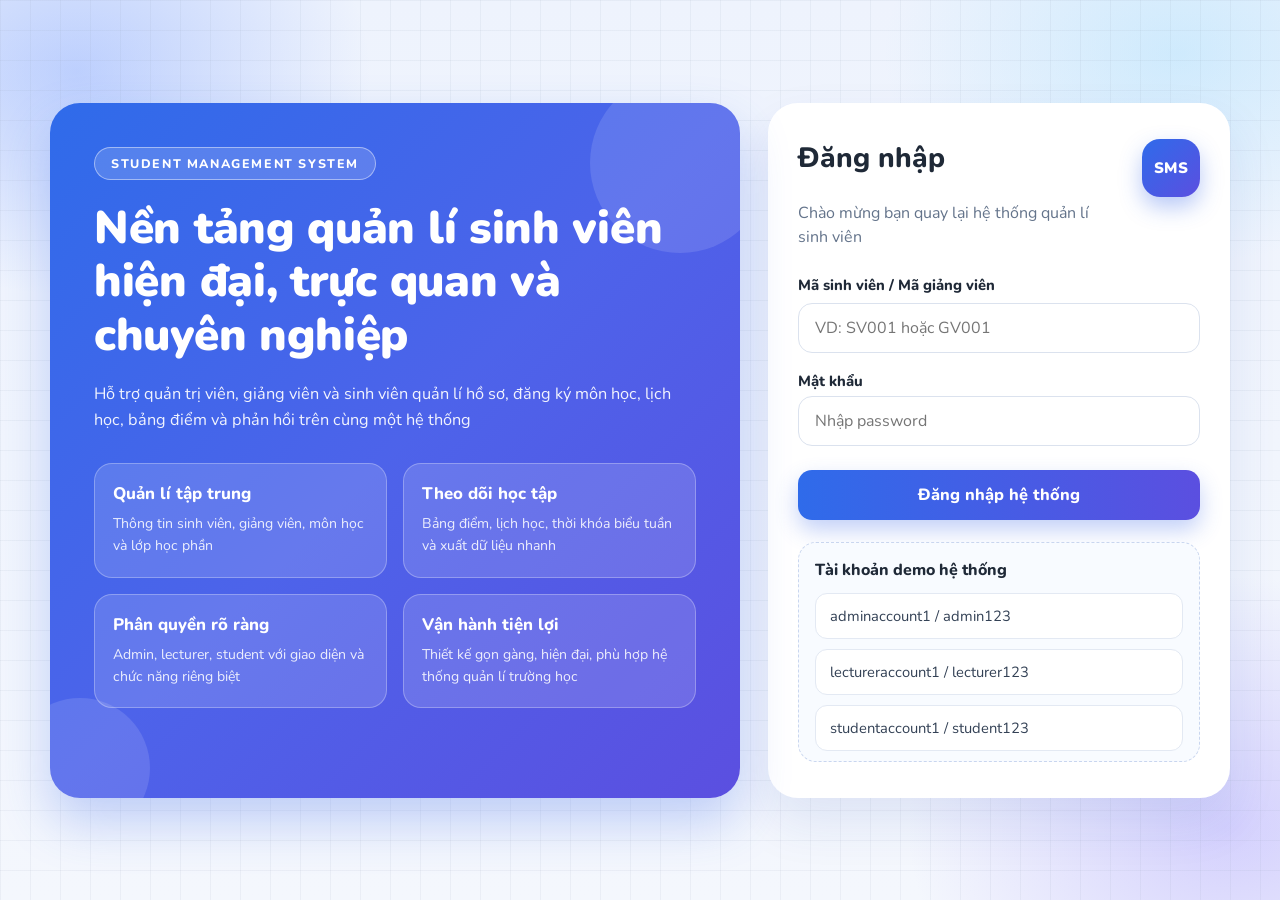
<file: app/index.html>
<!DOCTYPE html>
<html lang="vi">
<head>
    <meta charset="UTF-8">
    <meta name="viewport" content="width=device-width, initial-scale=1.0">
    <title>Đăng nhập - Hệ thống quản lý sinh viên</title>
    <!-- Font Awesome 6.5.1 CDN -->
    <link rel="stylesheet" href="https://cdnjs.cloudflare.com/ajax/libs/font-awesome/6.5.1/css/all.min.css">
    <script src="https://code.jquery.com/jquery-3.7.1.min.js"></script>

    <style>
        *, *::before, *::after {
            box-sizing: border-box;
            margin: 0;
            padding: 0;
            font-family: Arial, "Helvetica Neue", Helvetica, sans-serif !important;
        }

        body {
            min-height: 100vh;
            display: flex;
            align-items: center;
            justify-content: center;
            background: #eaf0f9;
            padding: 20px;
        }

        /* ---- Main Container ---- */
        .login-container {
            display: flex;
            max-width: 980px;
            width: 100%;
            border-radius: 20px;
            overflow: hidden;
            background: #ffffff;
            box-shadow: 0 10px 30px rgba(0, 0, 0, 0.08);
            border: 1px solid #dce5f0;
        }

        /* ---- Left Panel ---- */
        .login-left {
            flex: 1.15;
            background: linear-gradient(145deg, #3b5bfd 0%, #2563eb 100%);
            color: #ffffff;
            padding: 44px 38px;
            display: flex;
            flex-direction: column;
            justify-content: center;
            position: relative;
        }

        .badge-label {
            display: inline-block;
            background: rgba(255, 255, 255, 0.2);
            color: #ffffff;
            padding: 6px 14px;
            border-radius: 20px;
            font-size: 0.72rem;
            font-weight: 700;
            letter-spacing: 0.8px;
            text-transform: uppercase;
            margin-bottom: 20px;
            align-self: flex-start;
        }

        .login-left h1 {
            font-size: 1.95rem;
            font-weight: 700;
            line-height: 1.35;
            margin-bottom: 14px;
        }

        .login-left .desc {
            font-size: 0.86rem;
            color: rgba(255, 255, 255, 0.88);
            line-height: 1.6;
            margin-bottom: 28px;
        }

        .features-grid {
            display: grid;
            grid-template-columns: 1fr 1fr;
            gap: 12px;
        }

        .feature-card {
            background: rgba(255, 255, 255, 0.12);
            border: 1px solid rgba(255, 255, 255, 0.2);
            border-radius: 10px;
            padding: 14px;
        }

        .feature-card h4 {
            font-size: 0.88rem;
            font-weight: 700;
            margin-bottom: 4px;
        }

        .feature-card p {
            font-size: 0.75rem;
            color: rgba(255, 255, 255, 0.85);
            line-height: 1.4;
        }

        /* ---- Right Panel ---- */
        .login-right {
            flex: 0.95;
            background: #ffffff;
            padding: 40px 36px;
            display: flex;
            flex-direction: column;
            justify-content: center;
        }

        .login-header {
            display: flex;
            align-items: center;
            justify-content: space-between;
            margin-bottom: 6px;
        }

        .login-header h2 {
            font-size: 1.6rem;
            font-weight: 700;
            color: #1e293b;
        }

        .sms-icon {
            width: 42px;
            height: 42px;
            background: #3b5bfd;
            border-radius: 10px;
            display: flex;
            align-items: center;
            justify-content: center;
            color: #ffffff;
            font-weight: 700;
            font-size: 0.76rem;
            letter-spacing: 0.5px;
        }

        .login-subtitle {
            color: #64748b;
            font-size: 0.84rem;
            margin-bottom: 20px;
        }

        /* ---- Form ---- */
        .form-group {
            margin-bottom: 15px;
        }

        .form-group label {
            display: block;
            font-weight: 600;
            margin-bottom: 5px;
            color: #334155;
            font-size: 0.86rem;
        }

        .form-control {
            width: 100%;
            padding: 10px 14px;
            border: 1px solid #cbd5e1;
            border-radius: 8px;
            font-size: 0.88rem;
            color: #1e293b;
            outline: none;
            transition: all 0.15s;
            background: #ffffff;
        }

        .form-control:focus {
            border-color: #3b5bfd;
            box-shadow: 0 0 0 2px rgba(59, 91, 253, 0.15);
        }

        /* Nhãn và ô "Mã định danh" nằm ngoài .form-group */
        #loginForm > label {
            display: block;
            font-size: 0.84rem;
            font-weight: 600;
            color: #334155;
            margin-bottom: 5px;
        }

        #loginForm > .form-control {
            margin-bottom: 15px;
        }

        /* Nút trong modal quên mật khẩu */
        .btn {
            padding: 9px 16px;
            border: none;
            border-radius: 8px;
            font-size: 0.86rem;
            font-weight: 600;
            cursor: pointer;
            transition: all 0.15s;
        }

        .btn-primary {
            background: #3b5bfd;
            color: #ffffff;
        }

        .btn-primary:hover {
            background: #2563eb;
        }

        .btn:disabled {
            opacity: 0.6;
            cursor: not-allowed;
        }

        .btn-login {
            width: 100%;
            padding: 11px;
            background: #3b5bfd;
            color: #ffffff;
            border: none;
            border-radius: 8px;
            font-size: 0.92rem;
            font-weight: 600;
            cursor: pointer;
            transition: all 0.15s;
            margin-top: 4px;
        }

        .btn-login:hover {
            background: #2563eb;
        }

        /* ---- Demo Accounts (3 tài khoản test demo theo yêu cầu) ---- */
        .test-accounts {
            margin-top: 20px;
            border: 1px dashed #bfdbfe;
            background: #f8fbff;
            border-radius: 10px;
            padding: 12px 14px;
        }

        .test-accounts h5 {
            font-size: 0.82rem;
            font-weight: 700;
            color: #1e293b;
            margin-bottom: 8px;
        }

        .test-account-item {
            padding: 8px 12px;
            border: 1px solid #e2e8f0;
            background: #ffffff;
            border-radius: 6px;
            margin-bottom: 6px;
            cursor: pointer;
            font-size: 0.82rem;
            color: #334155;
            display: flex;
            align-items: center;
            justify-content: space-between;
            transition: all 0.15s;
        }

        .test-account-item:last-child {
            margin-bottom: 0;
        }

        .test-account-item:hover {
            border-color: #3b5bfd;
            color: #3b5bfd;
            background: #eff6ff;
        }

        /* ---- Error Message ---- */
        .login-error {
            background: #fff5f5;
            color: #dc2626;
            padding: 9px 12px;
            border-radius: 6px;
            font-size: 0.82rem;
            margin-bottom: 12px;
            display: none;
            border-left: 3px solid #dc2626;
        }

        .login-error.show {
            display: block;
        }

        /* Modal Quên mật khẩu */
        .modal-fp {
            display: none;
            position: fixed;
            top: 0; left: 0; right: 0; bottom: 0;
            background: rgba(15, 23, 42, 0.5);
            align-items: center;
            justify-content: center;
            z-index: 2000;
            padding: 20px;
        }

        .modal-fp.active {
            display: flex;
        }

        .modal-fp-card {
            background: #ffffff;
            border-radius: 12px;
            padding: 24px 26px;
            max-width: 450px;
            width: 100%;
            box-shadow: 0 10px 30px rgba(0, 0, 0, 0.15);
        }

        @media (max-width: 768px) {
            .login-container { flex-direction: column; max-width: 480px; }
            .login-left { padding: 32px 24px; }
            .login-right { padding: 32px 24px; }
            .features-grid { grid-template-columns: 1fr; }
        }
    </style>
    <!-- Giao diện theo mẫu (màu sắc, bố cục); nạp sau để ghi đè phần trình bày -->
    <link rel="stylesheet" href="css/login-theme.css?v=20261026b">
</head>
<body>
    <div class="login-container">
        <!-- Left Panel -->
        <div class="login-left">
            <span class="badge-label">Student Management System</span>
            <h1>Nền tảng quản lí sinh viên hiện đại, trực quan và chuyên nghiệp</h1>
            <p class="desc">Hỗ trợ quản trị viên, giảng viên và sinh viên quản lí hồ sơ, đăng ký môn học, lịch học, bảng điểm và phản hồi trên cùng một hệ thống</p>
            <div class="features-grid">
                <div class="feature-card">
                    <h4>Quản lí tập trung</h4>
                    <p>Thông tin sinh viên, giảng viên, môn học và lớp học phần</p>
                </div>
                <div class="feature-card">
                    <h4>Theo dõi học tập</h4>
                    <p>Bảng điểm, lịch học, thời khóa biểu tuần và xuất dữ liệu nhanh</p>
                </div>
                <div class="feature-card">
                    <h4>Phân quyền rõ ràng</h4>
                    <p>Admin, lecturer, student với giao diện và chức năng riêng biệt</p>
                </div>
                <div class="feature-card">
                    <h4>Vận hành tiện lợi</h4>
                    <p>Thiết kế gọn gàng, hiện đại, phù hợp hệ thống quản lí trường học</p>
                </div>
            </div>
        </div>

        <!-- Right Panel -->
        <div class="login-right">
            <div class="login-header">
                <h2>Đăng nhập</h2>
                <div class="sms-icon">SMS</div>
            </div>
            <p class="login-subtitle">Chào mừng bạn quay lại hệ thống quản lí sinh viên</p>

            <div class="login-error" id="loginError">
                <span id="loginErrorText">Mã sinh viên / mã giảng viên hoặc mật khẩu không chính xác</span>
            </div>

            <form id="loginForm" autocomplete="off" novalidate>
                <label for="username">Mã sinh viên / Mã giảng viên</label>
                <input
                    type="text"
                    class="form-control"
                    id="username"
                    placeholder="VD: SV001 hoặc GV001"
                    autocomplete="username"
                >
                <div class="form-group">
                    <div style="display:flex; justify-content:space-between; align-items:center; margin-bottom:5px;">
                        <label for="password" style="margin-bottom:0;">Mật khẩu</label>
                    </div>
                    <input type="password" class="form-control" id="password" placeholder="Nhập password">
                </div>
                <button type="submit" class="btn-login">
                    Đăng nhập hệ thống
                </button>
            </form>

            <!-- 3 Tài khoản demo hệ thống theo yêu cầu người dùng -->
            <div class="test-accounts">
                <h5>Tài khoản demo hệ thống</h5>
                <div class="test-account-item" data-user="adminaccount1" data-pass="admin123">
                    <span>adminaccount1 / admin123</span>
                </div>
                <div class="test-account-item" data-user="lectureraccount1" data-pass="lecturer123">
                    <span>lectureraccount1 / lecturer123</span>
                </div>
                <div class="test-account-item" data-user="studentaccount1" data-pass="student123">
                    <span>studentaccount1 / student123</span>
                </div>
            </div>
        </div>
    </div>

    <script>
    $(function () {
        const LOGIN_API = '/api/taikhoan/dang-nhap';
        const FORGOT_PASSWORD_API = '/api/taikhoan/quen-mat-khau';

        const $loginForm = $('#loginForm');
        const $username = $('#username');
        const $password = $('#password');
        const $loginError = $('#loginError');
        const $loginErrorText = $('#loginErrorText');
        const $loginButton = $loginForm.find('[type="submit"]');

        const $fpModal = $('#forgotPassModal');
        const $fpAlert = $('#fpAlert');
        const $fpSubmit = $('#btnSubmitForgotPass');

        // Đọc dữ liệu từ API theo cấu trúc:
        // { success: true, data: {...} }
        // hoặc dữ liệu trực tiếp nếu backend chưa bọc trong data.
        function getPayload(response) {
            return response && response.data
                ? response.data
                : response;
        }

        function getErrorMessage(xhr, fallback) {
            const body = xhr.responseJSON;

            if (body && body.message) {
                return body.message;
            }

            if (body && body.data && body.data.message) {
                return body.data.message;
            }

            return fallback;
        }

        function showLoginError(message) {
            $loginErrorText.text(message);
            $loginError.addClass('show');
        }

        function clearLoginError() {
            $loginError.removeClass('show');
        }

        function showPasswordAlert(message, isError) {
            $fpAlert
                .text(message)
                .css({
                    display: 'block',
                    background: isError ? '#fee2e2' : '#ecfdf5',
                    color: isError ? '#dc2626' : '#16a34a'
                });
        }

        function clearPasswordAlert() {
            $fpAlert.hide().text('');
        }

        // Nếu đã có phiên đăng nhập, chuyển đến dashboard.
        // Token được lưu trong sessionStorage thay vì chỉ lưu thông tin user.
        const hasSession = [sessionStorage, localStorage].some(function (s) {
            return s.getItem('sms_access_token') && s.getItem('sms_current_user');
        });
        if (hasSession) {
            window.location.replace('dashboard.html');
            return;
        }

        // Nhấn tài khoản demo để điền thông tin.
        // Không tự gửi yêu cầu đăng nhập, tránh gửi nhầm khi dữ liệu demo chưa có trong DB.
        $('.test-account-item').on('click', function () {
            $username.val($(this).data('user'));
            $password.val($(this).data('pass'));

            clearLoginError();
        });

        // Đăng nhập qua PHP API.
        $loginForm.on('submit', function (e) {
            e.preventDefault();

            const maDinhDanh = $username.val().trim();
            const password = $password.val();

            // Kiểm tra dữ liệu do backend thực hiện, frontend hiển thị thông báo trả về
            clearLoginError();

            $loginButton.prop('disabled', true).text('Đang đăng nhập...');

            $.ajax({
                url: LOGIN_API,
                method: 'POST',
                contentType: 'application/json; charset=utf-8',
                dataType: 'json',
                data: JSON.stringify({
                    ma_dinh_danh: maDinhDanh,
                    password: password
                })
            })
            .done(function (response) {
                if (response.success === false) {
                    showLoginError(
                        response.message || 'Đăng nhập không thành công.'
                    );
                    return;
                }

                const data = getPayload(response);

                if (!data || !data.access_token || !data.user) {
                    showLoginError(
                        'Dữ liệu trả về từ máy chủ không đúng định dạng.'
                    );
                    return;
                }

                // Lưu token và thông tin người dùng (đồng bộ cả sessionStorage và localStorage).
                sessionStorage.setItem(
                    'sms_access_token',
                    data.access_token
                );
                sessionStorage.setItem(
                    'sms_current_user',
                    JSON.stringify(data.user)
                );
                localStorage.setItem(
                    'sms_access_token',
                    data.access_token
                );
                localStorage.setItem(
                    'sms_current_user',
                    JSON.stringify(data.user)
                );

                // Có thể thay đường dẫn theo dashboard từng vai trò.
                const rolePages = {
                    admin: 'dashboard.html',
                    lecturer: 'dashboard.html',
                    giang_vien: 'dashboard.html',
                    student: 'dashboard.html',
                    sinh_vien: 'dashboard.html'
                };

                const role = String(data.user.vai_tro || '').toLowerCase();
                const destination = rolePages[role];

                if (!destination) {
                    [sessionStorage, localStorage].forEach(function (s) {
                        s.removeItem('sms_access_token');
                        s.removeItem('sms_current_user');
                    });

                    showLoginError(
                        'Vai trò tài khoản không hợp lệ hoặc chưa được hỗ trợ.'
                    );
                    return;
                }

                window.location.href = destination;
            })
            .fail(function (xhr) {
                showLoginError(
                    getErrorMessage(
                        xhr,
                        'Không thể kết nối máy chủ PHP. Vui lòng kiểm tra backend.'
                    )
                );
            })
            .always(function () {
                $loginButton
                    .prop('disabled', false)
                    .text('Đăng nhập hệ thống');
            });
        });

        // Mở modal đổi mật khẩu.
        $('#btnOpenForgotPass').on('click', function () {
            clearPasswordAlert();

            $('#fpUsername').val($username.val().trim());
            $('#fpEmail, #fpNewPassword, #fpConfirmPassword').val('');

            $fpModal.addClass('active');
        });

        // Đóng modal.
        $('#btnCloseForgotPass').on('click', function () {
            $fpModal.removeClass('active');
            clearPasswordAlert();
        });

        // Đóng modal khi nhấn ra ngoài khung.
        $fpModal.on('click', function (e) {
            if (e.target === this) {
                $fpModal.removeClass('active');
            }
        });

        // Gửi yêu cầu quên mật khẩu đến PHP (backend xác minh và kiểm tra mật khẩu mới).
        $('#btnSubmitForgotPass').on('click', function () {
            const maDinhDanh = $('#fpUsername').val().trim();
            const email = $('#fpEmail').val().trim();
            const newPassword = $('#fpNewPassword').val();
            const confirmPassword = $('#fpConfirmPassword').val();

            clearPasswordAlert();
            $fpSubmit.prop('disabled', true).text('Đang cập nhật...');

            $.ajax({
                url: FORGOT_PASSWORD_API,
                method: 'POST',
                contentType: 'application/json; charset=utf-8',
                dataType: 'json',
                data: JSON.stringify({
                    ma_dinh_danh: maDinhDanh,
                    email: email,
                    new_password: newPassword,
                    confirm_password: confirmPassword
                })
            })
            .done(function (response) {
                if (response.success === false) {
                    showPasswordAlert(
                        response.message || 'Không thể đặt lại mật khẩu.',
                        true
                    );
                    return;
                }

                showPasswordAlert(response.message || 'Đặt lại mật khẩu thành công.', false);

                // Điền thông tin vào form đăng nhập.
                $username.val(maDinhDanh);
                $password.val('');
                clearLoginError();

                // Xóa mật khẩu cũ và mới khỏi modal sau khi thành công.
                $('#fpEmail, #fpNewPassword, #fpConfirmPassword').val('');

                // Không tự đăng nhập hoặc giả định mật khẩu mới đã được lưu
                // cho đến khi API xác nhận thành công.
                setTimeout(function () {
                    $fpModal.removeClass('active');
                    clearPasswordAlert();
                }, 1200);
            })
            .fail(function (xhr) {
                showPasswordAlert(
                    getErrorMessage(xhr, 'Không thể kết nối máy chủ PHP.'),
                    true
                );
            })
            .always(function () {
                $fpSubmit
                    .prop('disabled', false)
                    .text('Cập nhật mật khẩu');
            });
        });
    });
    </script>
</body>
</html>
</file>
<file: app/css/login-theme.css>
/* ================================================================
   LOGIN-THEME.CSS - Giao diện trang đăng nhập theo mẫu
   Hai thẻ tách rời, gradient xanh → tím, nền có đốm màu mờ và lưới.
   Chỉ đổi phần trình bày; nội dung và chức năng giữ nguyên.
   ================================================================ */

@import url('https://fonts.googleapis.com/css2?family=Nunito:wght@400;500;600;700;800;900&display=swap&subset=vietnamese');

*, *::before, *::after {
    font-family: 'Nunito', Arial, "Helvetica Neue", Helvetica, sans-serif !important;
}
.fa, .fas, .far, .fa-solid, .fa-regular,
.fa::before, .fas::before, .far::before, .fa-solid::before, .fa-regular::before {
    font-family: "Font Awesome 6 Free" !important;
}

body {
    position: relative;
    overflow-x: hidden;
    background:
        radial-gradient(420px 320px at 6% 8%, rgba(96, 140, 255, 0.35), transparent 70%),
        radial-gradient(460px 360px at 96% 92%, rgba(139, 120, 255, 0.30), transparent 70%),
        radial-gradient(420px 300px at 92% 6%, rgba(125, 211, 252, 0.28), transparent 70%),
        linear-gradient(180deg, #eef3fd 0%, #f4f7fd 100%);
    padding: 40px 24px;
}
/* lưới mờ phía sau */
body::before {
    content: "";
    position: fixed;
    inset: 0;
    background-image:
        linear-gradient(rgba(148, 163, 184, 0.10) 1px, transparent 1px),
        linear-gradient(90deg, rgba(148, 163, 184, 0.10) 1px, transparent 1px);
    background-size: 30px 30px;
    pointer-events: none;
    z-index: 0;
}

/* ---- Hai thẻ tách rời ---- */
.login-container {
    position: relative;
    z-index: 1;
    max-width: 1180px;
    gap: 28px;
    background: transparent;
    border: none;
    box-shadow: none;
    border-radius: 0;
    overflow: visible;
    align-items: stretch;
}

.login-left {
    flex: 1.5;
    border-radius: 30px;
    background: linear-gradient(135deg, #2f6bea 0%, #4d63ea 50%, #5b4fe0 100%);
    padding: 44px 44px;
    overflow: hidden;
    box-shadow: 0 24px 50px rgba(53, 99, 233, 0.28);
    justify-content: flex-start;
}
/* hai hình tròn trang trí */
.login-left::before,
.login-left::after {
    content: "";
    position: absolute;
    border-radius: 50%;
    background: rgba(255, 255, 255, 0.12);
    pointer-events: none;
}
.login-left::before { width: 180px; height: 180px; top: -30px; right: -30px; }
.login-left::after { width: 140px; height: 140px; bottom: -40px; left: -40px; }
.login-left > * { position: relative; z-index: 1; }

.badge-label {
    background: rgba(255, 255, 255, 0.16);
    border: 1px solid rgba(255, 255, 255, 0.45);
    padding: 7px 16px;
    font-size: 0.78rem;
    font-weight: 800;
    letter-spacing: 1.6px;
    margin-bottom: 22px;
}
.login-left h1 { font-size: 2.85rem; font-weight: 900; line-height: 1.18; margin-bottom: 18px; letter-spacing: -0.3px; }
.login-left .desc { font-size: 1.02rem; line-height: 1.6; margin-bottom: 30px; color: rgba(255, 255, 255, 0.92); }
.features-grid { gap: 16px; }
.feature-card {
    background: rgba(255, 255, 255, 0.14);
    border: 1px solid rgba(255, 255, 255, 0.28);
    border-radius: 18px;
    padding: 18px 18px 20px;
}
.feature-card h4 { font-size: 1.05rem; font-weight: 800; margin-bottom: 8px; }
.feature-card p { font-size: 0.88rem; line-height: 1.55; color: rgba(255, 255, 255, 0.88); }

.login-right {
    flex: 1;
    border-radius: 30px;
    padding: 36px 30px;
    box-shadow: 0 24px 50px rgba(30, 64, 175, 0.10);
    justify-content: flex-start;
}
.login-header { align-items: flex-start; margin-bottom: 4px; }
.login-header h2 { font-size: 1.75rem; font-weight: 800; color: #1f2937; }
.sms-icon {
    width: 58px; height: 58px;
    border-radius: 18px;
    background: linear-gradient(135deg, #2f6bea 0%, #5b4fe0 100%);
    font-size: 0.95rem; font-weight: 900;
    box-shadow: 0 10px 22px rgba(53, 99, 233, 0.35);
}
.login-subtitle { font-size: 1rem; line-height: 1.5; margin-bottom: 26px; max-width: 320px; }

#loginForm > label, .form-group label { font-size: 0.92rem; font-weight: 800; color: #1f2937; margin-bottom: 8px; }
.form-control {
    height: 50px;
    border-radius: 14px;
    border: 1px solid #dbe2ee;
    padding: 0 16px;
    font-size: 1rem;
}
.form-control:focus { border-color: #3563e9; box-shadow: 0 0 0 3px rgba(53, 99, 233, 0.14); }
#loginForm > .form-control { margin-bottom: 18px; }
.form-group { margin-bottom: 18px; }

.btn-login {
    height: 50px;
    border-radius: 14px;
    font-size: 1.02rem;
    font-weight: 800;
    background: linear-gradient(90deg, #2f6bea 0%, #5b4fe0 100%);
    box-shadow: 0 10px 22px rgba(53, 99, 233, 0.30);
    margin-top: 6px;
}
.btn-login:hover { background: linear-gradient(90deg, #2a5fd6 0%, #5045cf 100%); }

.test-accounts {
    border: 1.5px dashed #c9d6ef;
    background: #f8fbff;
    border-radius: 18px;
    padding: 16px 16px 10px;
    margin-top: 22px;
}
.test-accounts h5 { font-size: 1rem; font-weight: 800; color: #1f2937; margin-bottom: 12px; }
.test-account-item {
    border-radius: 12px;
    padding: 12px 14px;
    font-size: 0.92rem;
    margin-bottom: 10px;
    border-color: #e3e9f3;
}
.test-account-item:hover { border-color: #3563e9; background: #f3f6ff; }

.modal-fp-card { border-radius: 22px; padding: 28px 28px; }
.btn { border-radius: 12px; }

@media (max-width: 900px) {
    .login-container { flex-direction: column; max-width: 560px; }
    .login-left h1 { font-size: 2rem; }
}
</file>
<file: app/css/style.css>
/* ================================================================
   STYLE.CSS - Master Stylesheet (Modular Components Architecture)
   ================================================================ */

@import url('base.css');
@import url('header.css');
@import url('sidebar.css');
@import url('components.css');
@import url('timetable.css');
@import url('theme.css');
@import url('old-theme.css');
@import url('layout.css?v=20261030n');
</file>
